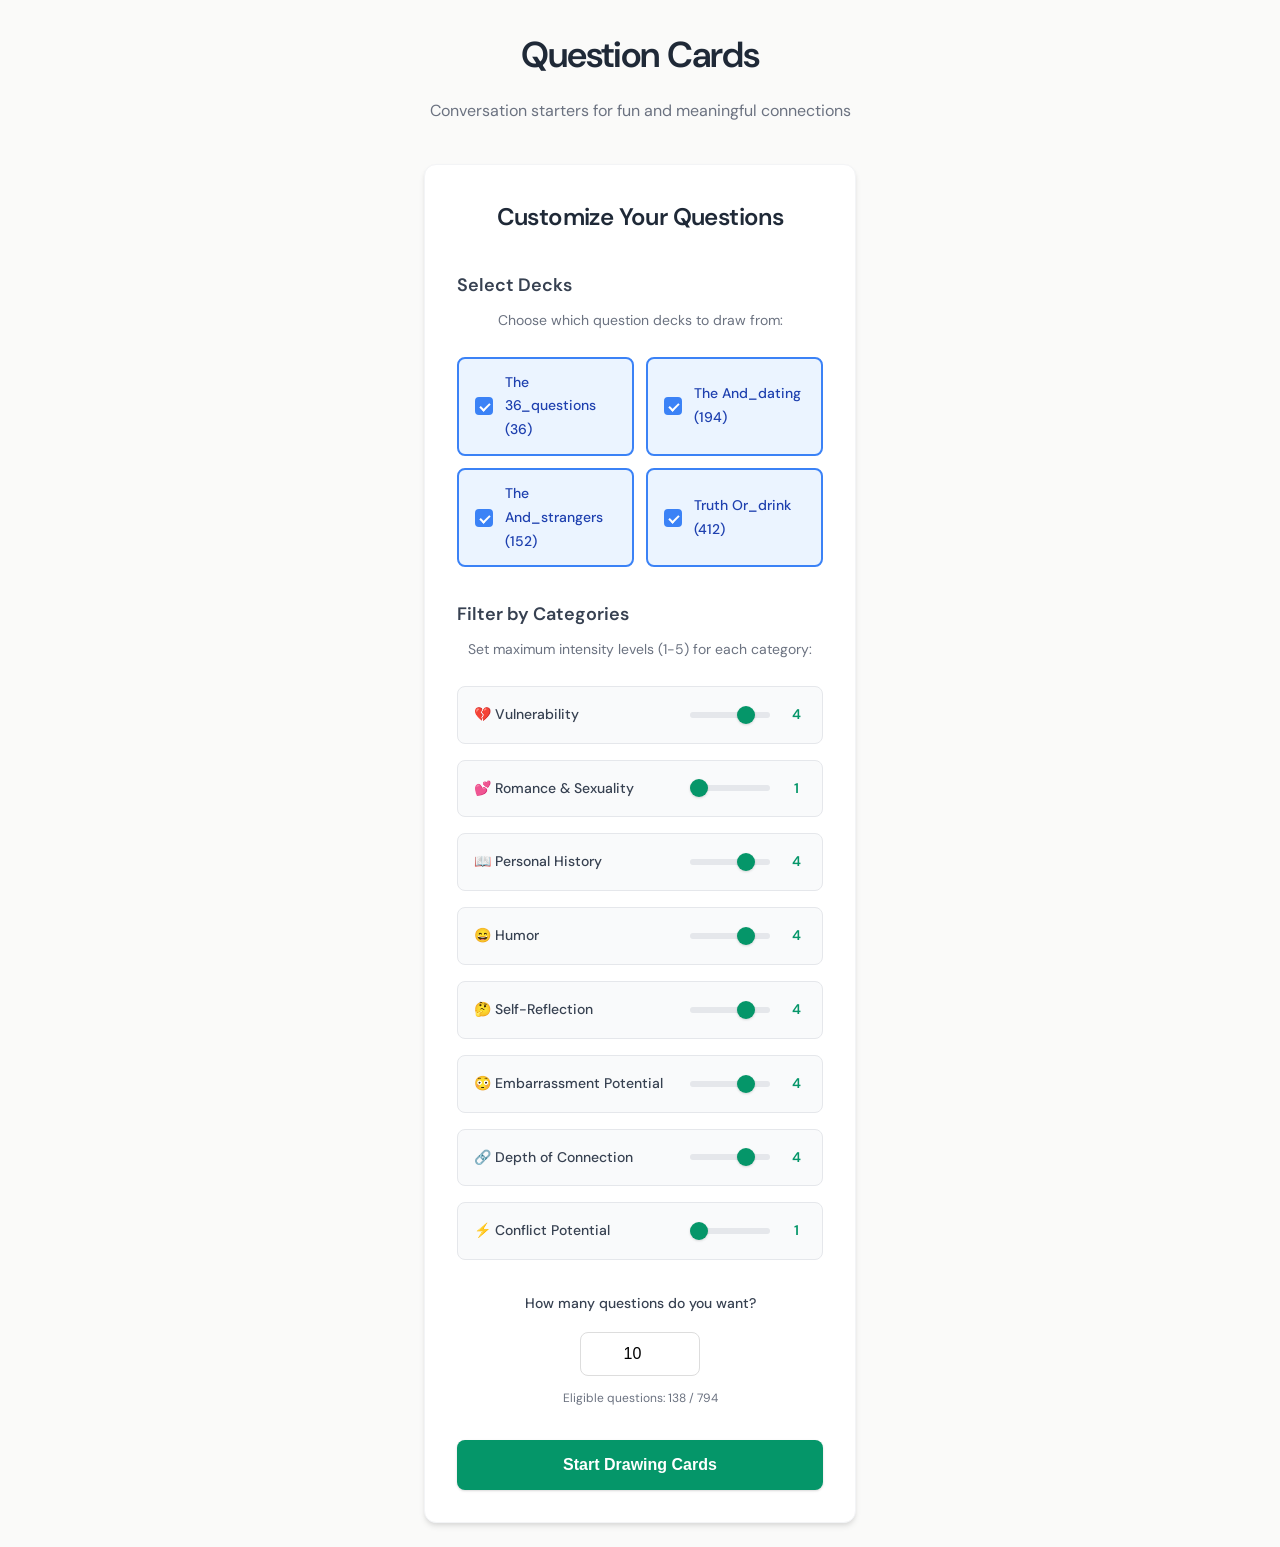
<file: deploy/index.html>
<!DOCTYPE html>
<html lang="en">
<head>
    <meta charset="UTF-8">
    <meta name="viewport" content="width=device-width, initial-scale=1.0">
    <title>Question Cards</title>
    <link rel="preconnect" href="https://fonts.googleapis.com">
    <link rel="preconnect" href="https://fonts.gstatic.com" crossorigin>
    <link href="https://fonts.googleapis.com/css2?family=Bitter:ital,wght@0,100..900;1,100..900&display=swap" rel="stylesheet">
    <link href="https://fonts.googleapis.com/css2?family=DM+Sans:ital,opsz,wght@0,9..40,100..1000;1,9..40,100..1000&display=swap" rel="stylesheet">
    <link rel="stylesheet" href="css/styles.css">
</head>
<body>
    <div class="container">
        <!-- Header -->
        <header class="header">
            <h1>Question Cards</h1>
            <p>Conversation starters for fun and meaningful connections</p>
        </header>

        <!-- Setup Phase -->
        <div id="setup-phase" class="phase active">
            <div class="setup-container">
                <h2>Customize Your Questions</h2>
                
                <!-- Deck Filter -->
                <div class="deck-filter-section">
                    <h3>Select Decks</h3>
                    <p class="filter-help">Choose which question decks to draw from:</p>
                    
                    <div class="deck-checkboxes">
                        <!-- Deck checkboxes will be populated dynamically -->
                    </div>
                </div>

                <!-- Category Filters -->
                <div class="filters-section">
                    <h3>Filter by Categories</h3>
                    <p class="filter-help">Set maximum intensity levels (1-5) for each category:</p>
                    
                    <div class="filter-grid">
                        <!-- Category sliders will be populated dynamically -->
                    </div>
                </div>

                <!-- Number of Questions -->
                <div class="question-count-section">
                    <label for="question-count">How many questions do you want?</label>
                    <input type="number" id="question-count" min="1" max="16" value="10" class="question-input">
                    <div class="available-count">
                        Eligible questions: <span id="available-count">0</span>
                    </div>
                </div>

                <!-- Start Button -->
                <button id="start-game" class="start-btn" disabled>
                    Start Drawing Cards
                </button>
            </div>
        </div>

        <!-- Game Phase -->
        <div id="game-phase" class="phase">
            <div class="game-container">
                <!-- Progress -->
                <div class="progress-section">
                    <div class="progress-info">
                        <span id="current-card">1</span> of <span id="total-cards">10</span>
                    </div>
                    <div class="progress-bar">
                        <div id="progress-fill" class="progress-fill"></div>
                    </div>
                </div>

                <!-- Question Card -->
                <div class="question-card">
                    <div class="card-content">
                        <div class="question-text" id="question-text">
                            Loading your question...
                        </div>
                        
                        <div class="question-meta">
                            <div class="category-tags" id="category-tags">
                                <!-- Category indicators will be added here -->
                            </div>
                        </div>
                    </div>
                </div>

                <!-- Navigation -->
                <div class="navigation">
                    <button id="prev-btn" class="nav-btn" disabled>
                        ← Previous
                    </button>
                    <button id="next-btn" class="nav-btn">
                        Next →
                    </button>
                </div>

                <!-- Actions -->
                <div class="game-actions">
                    <button id="new-game-btn" class="action-btn secondary">
                        🔄 New Game
                    </button>
                </div>
            </div>
        </div>
    </div>

    <script src="js/static-script.js"></script>
</body>
</html>
</file>
<file: deploy/css/styles.css>
/* Reset and Base Styles */
* {
    margin: 0;
    padding: 0;
    box-sizing: border-box;
}

body {
    font-family: 'DM Sans', -apple-system, BlinkMacSystemFont, 'Segoe UI', Roboto, Oxygen, Ubuntu, Cantarell, sans-serif;
    background: #FAFAF9;
    min-height: 100vh;
    color: #1F2937;
    line-height: 1.7;
    font-size: 16px;
}

.container {
    max-width: 480px;
    margin: 0 auto;
    padding: 24px;
    min-height: 100vh;
}

/* Header */
.header {
    text-align: center;
    margin-bottom: 40px;
    color: #1F2937;
}

.header h1 {
    font-size: 2.25rem;
    margin-bottom: 12px;
    font-weight: 600;
    letter-spacing: -0.025em;
}

.header p {
    font-size: 1rem;
    color: #6B7280;
    font-weight: 400;
}

/* Phase Management */
.phase {
    display: none;
}

.phase.active {
    display: block;
}

/* Setup Phase */
.setup-container {
    background: white;
    border-radius: 12px;
    padding: 32px;
    box-shadow: 0 4px 6px -1px rgba(0, 0, 0, 0.1), 0 2px 4px -1px rgba(0, 0, 0, 0.06);
    border: 1px solid #F3F4F6;
}

.setup-container h2 {
    text-align: center;
    margin-bottom: 32px;
    color: #1F2937;
    font-size: 1.5rem;
    font-weight: 600;
    letter-spacing: -0.025em;
}

/* Deck Filter Section */
.deck-filter-section {
    margin-bottom: 32px;
}

.deck-filter-section h3 {
    margin-bottom: 8px;
    color: #374151;
    font-size: 1.125rem;
    font-weight: 600;
}

.deck-checkboxes {
    display: grid;
    grid-template-columns: 1fr 1fr;
    gap: 12px;
    margin-bottom: 16px;
}

@media (max-width: 480px) {
    .deck-checkboxes {
        grid-template-columns: 1fr;
    }
}

.deck-checkbox {
    display: flex;
    align-items: center;
    padding: 12px 16px;
    background: #F9FAFB;
    border: 2px solid #E5E7EB;
    border-radius: 8px;
    cursor: pointer;
    transition: all 0.2s ease;
    font-size: 0.875rem;
    font-weight: 500;
    color: #374151;
}

.deck-checkbox:hover {
    background: #F3F4F6;
    border-color: #D1D5DB;
}

.deck-checkbox input[type="checkbox"] {
    display: none;
}

.deck-checkbox .checkmark {
    width: 18px;
    height: 18px;
    border: 2px solid #D1D5DB;
    border-radius: 4px;
    margin-right: 12px;
    position: relative;
    transition: all 0.2s ease;
    flex-shrink: 0;
}

.deck-checkbox input[type="checkbox"]:checked + .checkmark {
    background: #3B82F6;
    border-color: #3B82F6;
}

.deck-checkbox input[type="checkbox"]:checked + .checkmark::after {
    content: '';
    position: absolute;
    left: 5px;
    top: 2px;
    width: 4px;
    height: 8px;
    border: solid white;
    border-width: 0 2px 2px 0;
    transform: rotate(45deg);
}

.deck-checkbox:has(input[type="checkbox"]:checked) {
    background: #EBF4FF;
    border-color: #3B82F6;
    color: #1E40AF;
}

/* Filters Section */
.filters-section {
    margin-bottom: 32px;
}

.filters-section h3 {
    margin-bottom: 8px;
    color: #374151;
    font-size: 1.125rem;
    font-weight: 600;
}

.filter-help {
    font-size: 0.875rem;
    color: #6B7280;
    margin-bottom: 24px;
    text-align: center;
}

.filter-grid {
    display: grid;
    gap: 16px;
}

.filter-item {
    display: flex;
    align-items: center;
    justify-content: space-between;
    padding: 16px;
    background: #F9FAFB;
    border-radius: 8px;
    border: 1px solid #E5E7EB;
    transition: all 0.2s ease;
}

.filter-item:hover {
    border-color: #059669;
    background: #ECFDF5;
}

.filter-item label {
    font-weight: 500;
    color: #374151;
    font-size: 0.875rem;
    flex: 1;
    cursor: pointer;
}

.filter-slider {
    width: 80px;
    margin: 0 16px;
    -webkit-appearance: none;
    height: 6px;
    border-radius: 3px;
    background: #E5E7EB;
    outline: none;
}

.filter-slider::-webkit-slider-thumb {
    -webkit-appearance: none;
    appearance: none;
    width: 18px;
    height: 18px;
    border-radius: 50%;
    background: #059669;
    cursor: pointer;
    box-shadow: 0 1px 3px rgba(0, 0, 0, 0.1), 0 1px 2px rgba(0, 0, 0, 0.06);
}

.filter-slider::-moz-range-thumb {
    width: 18px;
    height: 18px;
    border-radius: 50%;
    background: #059669;
    cursor: pointer;
    border: none;
    box-shadow: 0 1px 3px rgba(0, 0, 0, 0.1), 0 1px 2px rgba(0, 0, 0, 0.06);
}

.filter-value {
    font-weight: 600;
    color: #059669;
    font-size: 0.875rem;
    min-width: 20px;
    text-align: center;
}

/* Question Count Section */
.question-count-section {
    margin-bottom: 32px;
    text-align: center;
}

.question-count-section label {
    display: block;
    margin-bottom: 16px;
    font-weight: 500;
    color: #374151;
    font-size: 0.875rem;
}

.question-input {
    width: 120px;
    padding: 12px;
    font-size: 1rem;
    border: 1px solid #D1D5DB;
    border-radius: 8px;
    text-align: center;
    font-weight: 500;
    transition: border-color 0.2s ease;
    background: white;
}

.question-input:focus {
    outline: none;
    border-color: #059669;
    box-shadow: 0 0 0 3px rgba(5, 150, 105, 0.1);
}

.available-count {
    margin-top: 12px;
    font-size: 0.75rem;
    color: #6B7280;
}

/* Start Button */
.start-btn {
    width: 100%;
    padding: 16px;
    font-size: 1rem;
    font-weight: 700;
    background: #059669;
    color: white;
    border: none;
    border-radius: 8px;
    cursor: pointer;
    transition: all 0.2s ease;
    box-shadow: 0 1px 3px rgba(0, 0, 0, 0.1), 0 1px 2px rgba(0, 0, 0, 0.06);
}

.start-btn:hover:not(:disabled) {
    background: #047857;
    box-shadow: 0 4px 6px -1px rgba(0, 0, 0, 0.1), 0 2px 4px -1px rgba(0, 0, 0, 0.06);
}

.start-btn:disabled {
    opacity: 0.5;
    cursor: not-allowed;
    background: #9CA3AF;
}

/* Game Phase */
.game-container {
    color: #1F2937;
}

/* Smaller header when game phase is active */
body.game-active .header h1 {
    font-size: 1.5rem;
    margin-bottom: 8px;
}

body.game-active .header {
    margin-bottom: 24px;
}

/* Progress Section */
.progress-section {
    margin-bottom: 32px;
    text-align: center;
}

.progress-info {
    font-size: 0.875rem;
    margin-bottom: 12px;
    font-weight: 500;
    color: #6B7280;
}

.progress-bar {
    width: 100%;
    height: 6px;
    background: #E5E7EB;
    border-radius: 3px;
    overflow: hidden;
}

.progress-fill {
    height: 100%;
    background: #059669;
    border-radius: 3px;
    transition: width 0.5s ease;
    width: 0%;
}

/* Question Card */
.question-card {
    background: linear-gradient(135deg, #ffffff 0%, #f8fafc 100%);
    border-radius: 20px;
    padding: 48px 40px;
    margin-bottom: 32px;
    box-shadow: 
        0 10px 25px -3px rgba(0, 0, 0, 0.1),
        0 4px 6px -2px rgba(0, 0, 0, 0.05),
        0 0 0 1px rgba(255, 255, 255, 0.5) inset;
    min-height: 400px;
    display: flex;
    flex-direction: column;
    position: relative;
    border: 1px solid rgba(0, 0, 0, 0.05);
    transition: all 0.3s ease;
    transform: translateY(0);
}

.question-card:hover {
    transform: translateY(-2px);
    box-shadow: 
        0 20px 40px -3px rgba(0, 0, 0, 0.12),
        0 8px 16px -4px rgba(0, 0, 0, 0.08),
        0 0 0 1px rgba(255, 255, 255, 0.6) inset;
}


.question-card::after {
    content: '';
    position: absolute;
    top: -1px;
    left: -1px;
    right: -1px;
    bottom: -1px;
    background: linear-gradient(135deg, rgba(5, 150, 105, 0.1), rgba(16, 185, 129, 0.05));
    border-radius: 20px;
    z-index: -1;
    opacity: 0;
    transition: opacity 0.3s ease;
}

.question-card:hover::after {
    opacity: 1;
}

.card-content {
    display: flex;
    flex-direction: column;
    justify-content: center;
    flex: 1;
    text-align: center;
}

.question-text {
    font-family: 'Bitter', serif;
    font-size: 1.625rem;
    line-height: 1.5;
    color: #1F2937;
    text-align: left;
    margin-bottom: 40px;
    font-weight: 700;
    letter-spacing: -0.01em;
    position: relative;
    padding-top: 24px;
}

.question-text::before {
    content: '';
    position: absolute;
    top: 0;
    left: 0;
    width: 60px;
    height: 3px;
    background: #059669;
    border-radius: 2px;
}

.question-meta {
    margin-top: auto;
}

.category-tags {
    display: flex;
    flex-wrap: wrap;
    gap: 8px;
    justify-content: center;
}

.category-tag {
    padding: 4px 12px;
    background: #F0FDF4;
    border: 1px solid #BBF7D0;
    border-radius: 6px;
    font-size: 0.6875rem;
    color: #047857;
    font-weight: 500;
    font-variant: small-caps;
}

.category-tag.high {
    background: #059669;
    color: white;
    border-color: #059669;
}

/* Navigation */
.navigation {
    display: flex;
    gap: 16px;
    margin-bottom: 24px;
}

.nav-btn {
    flex: 1;
    padding: 12px 16px;
    font-size: 0.875rem;
    font-weight: 600;
    background: white;
    color: #374151;
    border: 1px solid #D1D5DB;
    border-radius: 8px;
    cursor: pointer;
    transition: all 0.2s ease;
    box-shadow: 0 1px 2px rgba(0, 0, 0, 0.05);
}

.nav-btn:hover:not(:disabled) {
    background: #F9FAFB;
    border-color: #9CA3AF;
}

.nav-btn:disabled {
    opacity: 0.5;
    cursor: not-allowed;
    background: #F3F4F6;
    color: #9CA3AF;
}

.nav-btn.primary {
    background: #059669;
    color: white;
    border-color: #059669;
}

.nav-btn.primary:hover:not(:disabled) {
    background: #047857;
    border-color: #047857;
}

/* Game Actions */
.game-actions {
    text-align: center;
}

.action-btn {
    padding: 12px 24px;
    font-size: 0.875rem;
    font-weight: 600;
    border: 1px solid #D1D5DB;
    border-radius: 8px;
    cursor: pointer;
    transition: all 0.2s ease;
    background: white;
    color: #374151;
    box-shadow: 0 1px 2px rgba(0, 0, 0, 0.05);
}

.action-btn:hover {
    background: #F9FAFB;
    border-color: #9CA3AF;
}

.action-btn.primary {
    background: #059669;
    color: white;
    border-color: #059669;
}

.action-btn.primary:hover {
    background: #047857;
    border-color: #047857;
}

/* Mobile Responsiveness */
@media (max-width: 480px) {
    .container {
        padding: 16px;
    }
    
    .header h1 {
        font-size: 2rem;
    }
    
    .setup-container {
        padding: 24px 20px;
    }
    
    .filter-item {
        padding: 14px;
        flex-wrap: wrap;
        gap: 12px;
    }
    
    .filter-item label {
        flex: 1 1 100%;
        text-align: center;
        margin-bottom: 8px;
    }
    
    .filter-slider {
        flex: 1;
        margin: 0 12px;
        min-width: 80px;
    }
    
    .question-card {
        padding: 32px 24px;
        min-height: 280px;
        border-radius: 16px;
    }
    
    .question-text {
        font-size: 1.25rem;
        margin-bottom: 24px;
        line-height: 1.4;
    }
    
    .navigation {
        flex-direction: column;
        gap: 12px;
    }
}

/* Touch-friendly improvements */
@media (hover: none) and (pointer: coarse) {
    .filter-slider {
        height: 8px;
    }
    
    .filter-slider::-webkit-slider-thumb {
        width: 22px;
        height: 22px;
    }
    
    .filter-slider::-moz-range-thumb {
        width: 22px;
        height: 22px;
    }
    
    .nav-btn, .action-btn, .start-btn {
        min-height: 44px;
    }
}
</file>
